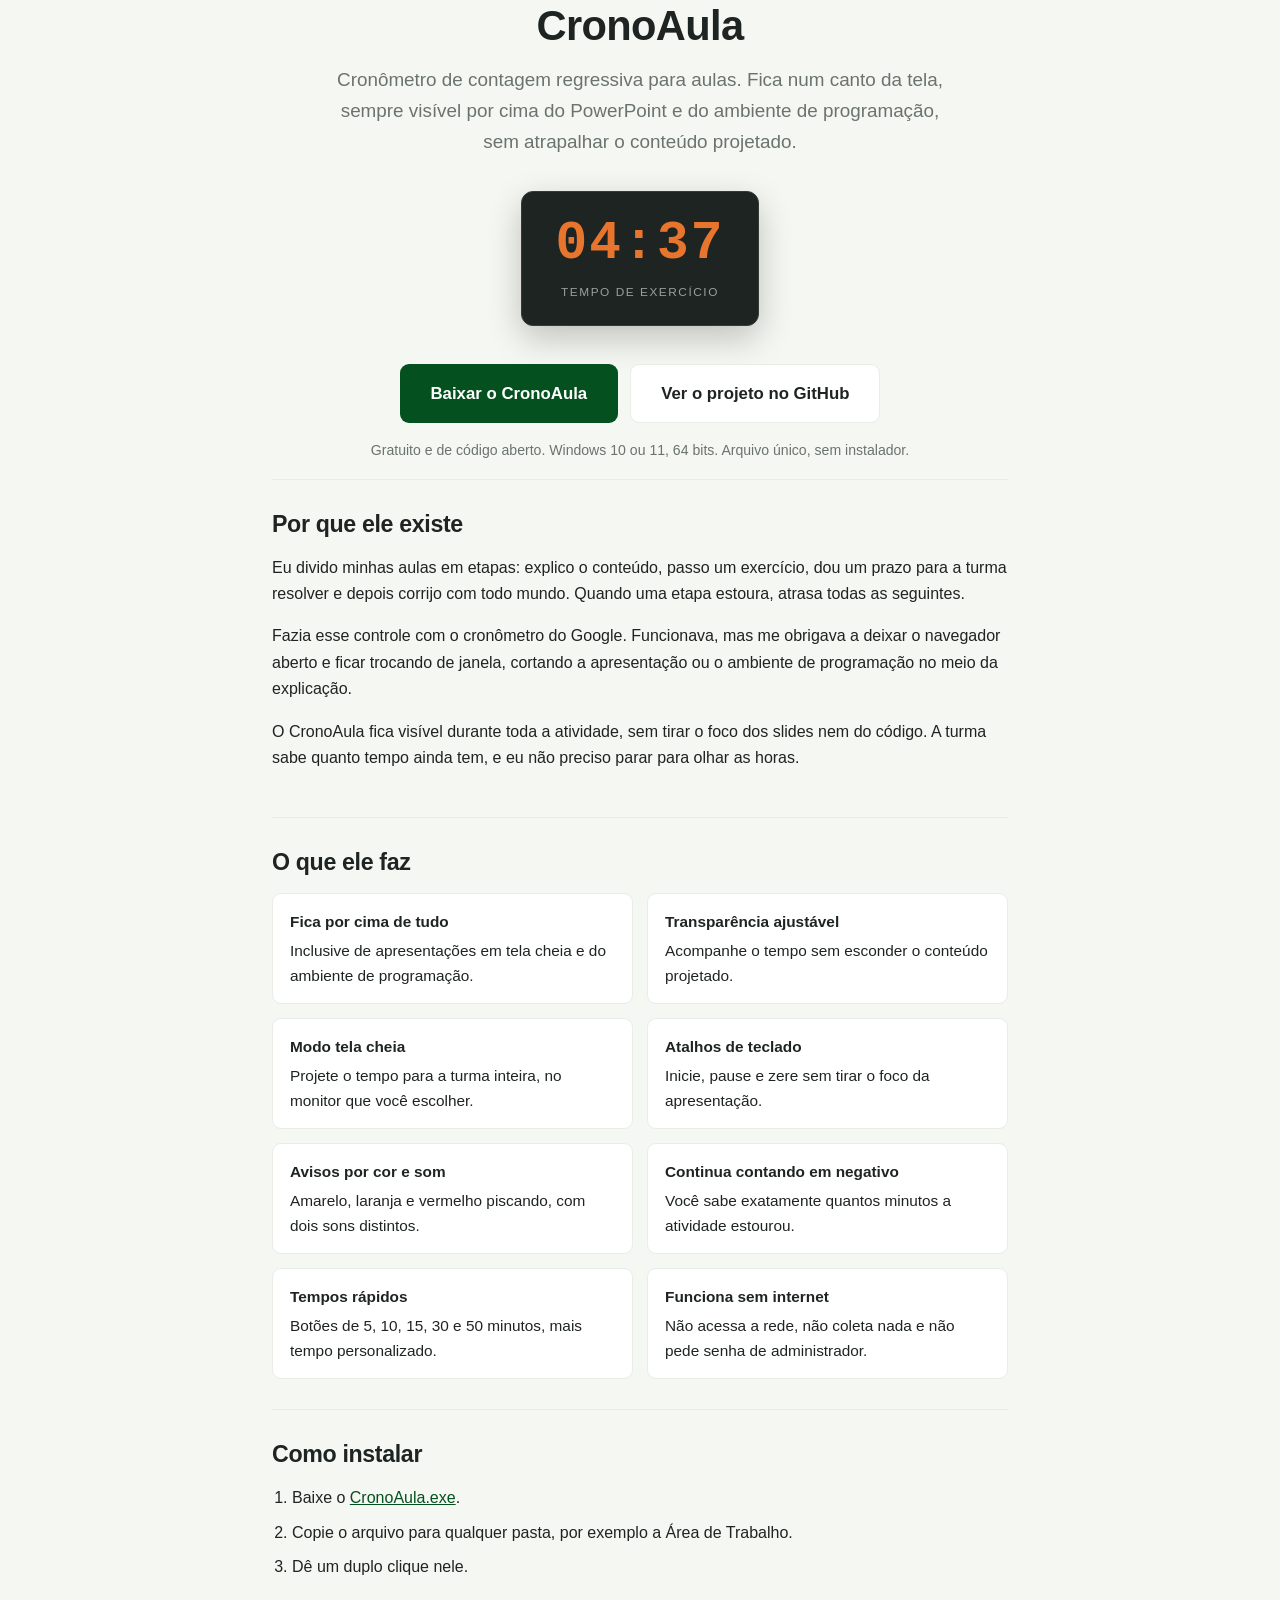
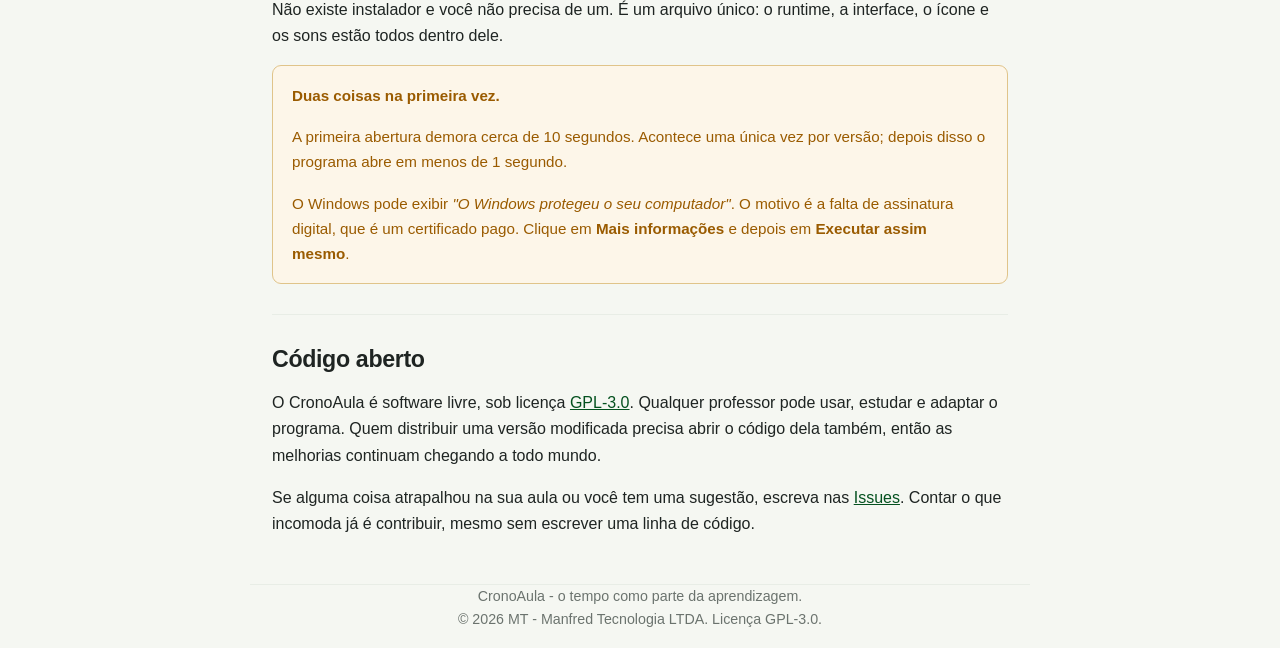
<file: docs/index.html>
<!DOCTYPE html>
<html lang="pt-BR">
<head>
<meta charset="utf-8">
<meta name="viewport" content="width=device-width, initial-scale=1">
<title>CronoAula - cronômetro de contagem regressiva para sala de aula</title>
<meta name="description" content="Cronômetro regressivo que fica visível por cima do PowerPoint e do ambiente de programação. Gratuito, sem instalador, feito para professores. Software livre.">
<link rel="icon" href="favicon.ico">
<meta property="og:title" content="CronoAula - cronômetro para sala de aula">
<meta property="og:description" content="Cronômetro regressivo que fica visível por cima de apresentações. Gratuito, sem instalador, feito para professores.">
<meta property="og:type" content="website">
<meta property="og:url" content="https://cronoaula.escalada.dev/">
<link rel="canonical" href="https://cronoaula.escalada.dev/">
<style>
  /* Identidade MT - Manfred Tecnologia.
     Claro: areia de fundo, grafite no texto, verde escuro no acento.
     Escuro: grafite de fundo, areia no texto, verde claro no acento.
     Os pares seguem os contrastes aprovados no manual da marca. */
  :root {
    --bg: #f5f7f2;
    --surface: #ffffff;
    --border: #e8ede6;
    --ink: #1e2422;
    --ink-soft: #6b736e;
    --accent: #04511f;
    --accent-ink: #ffffff;
    --warn-bg: #fdf6e9;
    --warn-border: #e0c48a;
    --warn-ink: #9a5b00;
  }
  @media (prefers-color-scheme: dark) {
    :root {
      --bg: #151917;
      --surface: #1e2422;
      --border: #333b37;
      --ink: #f5f7f2;
      --ink-soft: #98a199;
      --accent: #6aaf21;
      --accent-ink: #022f10;
      --warn-bg: #2a2214;
      --warn-border: #55461f;
      --warn-ink: #e09b2d;
    }
  }
  * { box-sizing: border-box; }
  body {
    margin: 0;
    background: var(--bg);
    color: var(--ink);
    font: 16px/1.65 -apple-system, BlinkMacSystemFont, "Segoe UI", Roboto, Arial, sans-serif;
    -webkit-font-smoothing: antialiased;
  }
  .wrap { max-width: 780px; margin: 0 auto; padding: 0 22px; }
  h1, h2, h3 { line-height: 1.25; letter-spacing: -0.015em; }

  /* ---- topo ---- */
  header { padding: 68px 0 44px; text-align: center; }
  h1 { font-size: 2.6rem; margin: 0 0 12px; }
  .lede { font-size: 1.18rem; color: var(--ink-soft); margin: 0 auto 34px; max-width: 33em; }

  /* ---- mock do cronometro ---- */
  /* Miniatura do cronometro, com as mesmas cores do programa:
     fundo grafite e digitos na cor de "ultimo minuto". */
  .mock {
    background: #1e2422;
    border: 1px solid #333b37;
    border-radius: 12px;
    padding: 26px 34px 22px;
    display: inline-block;
    box-shadow: 0 12px 34px rgba(0,0,0,.22);
    margin-bottom: 38px;
  }
  .mock .digits {
    font: 600 3.3rem/1 ui-monospace, "Cascadia Mono", Consolas, monospace;
    color: #e8752d;
    letter-spacing: 0.04em;
  }
  .mock .label {
    font-size: .74rem; text-transform: uppercase; letter-spacing: .13em;
    color: #98a199; margin-top: 12px;
  }

  /* ---- botoes ---- */
  .cta { display: flex; flex-wrap: wrap; gap: 12px; justify-content: center; align-items: center; }
  .btn {
    display: inline-block; text-decoration: none; font-weight: 600;
    padding: 15px 30px; border-radius: 9px; font-size: 1.05rem;
    border: 1px solid transparent; transition: opacity .15s;
  }
  .btn:hover { opacity: .88; }
  .btn-main { background: var(--accent); color: var(--accent-ink); }
  .btn-alt { border-color: var(--border); color: var(--ink); background: var(--surface); }
  .fineprint { font-size: .88rem; color: var(--ink-soft); margin-top: 16px; }

  /* ---- secoes ---- */
  section { padding: 30px 0; border-top: 1px solid var(--border); }
  section h2 { font-size: 1.45rem; margin: 0 0 16px; }
  p { margin: 0 0 16px; }

  ul.feats { list-style: none; padding: 0; margin: 0; display: grid; gap: 14px; }
  @media (min-width: 620px) { ul.feats { grid-template-columns: 1fr 1fr; } }
  ul.feats li {
    background: var(--surface); border: 1px solid var(--border);
    border-radius: 9px; padding: 15px 17px; font-size: .96rem;
  }
  ul.feats strong { display: block; margin-bottom: 3px; }

  .warn {
    background: var(--warn-bg); border: 1px solid var(--warn-border);
    color: var(--warn-ink); border-radius: 9px; padding: 17px 19px; font-size: .95rem;
  }
  .warn p:last-child { margin-bottom: 0; }

  ol { padding-left: 1.25em; }
  ol li { margin-bottom: 8px; }

  a { color: var(--accent); }
  footer {
    border-top: 1px solid var(--border); margin-top: 34px;
    padding: 30px 0 54px; font-size: .89rem; color: var(--ink-soft); text-align: center;
  }
</style>
</head>
<body>

<header class="wrap">
  <h1>CronoAula</h1>
  <p class="lede">
    Cronômetro de contagem regressiva para aulas. Fica num canto da tela, sempre
    visível por cima do PowerPoint e do ambiente de programação, sem atrapalhar o
    conteúdo projetado.
  </p>

  <div class="mock">
    <div class="digits">04:37</div>
    <div class="label">tempo de exercício</div>
  </div>

  <div class="cta">
    <a class="btn btn-main" href="https://github.com/manfredjr/cronoaula/releases/latest/download/CronoAula.exe">
      Baixar o CronoAula
    </a>
    <a class="btn btn-alt" href="https://github.com/manfredjr/cronoaula">Ver o projeto no GitHub</a>
  </div>
  <p class="fineprint">
    Gratuito e de código aberto. Windows 10 ou 11, 64 bits. Arquivo único, sem instalador.
  </p>
</header>

<main class="wrap">

<section>
  <h2>Por que ele existe</h2>
  <p>
    Eu divido minhas aulas em etapas: explico o conteúdo, passo um exercício, dou
    um prazo para a turma resolver e depois corrijo com todo mundo. Quando uma
    etapa estoura, atrasa todas as seguintes.
  </p>
  <p>
    Fazia esse controle com o cronômetro do Google. Funcionava, mas me obrigava a
    deixar o navegador aberto e ficar trocando de janela, cortando a apresentação
    ou o ambiente de programação no meio da explicação.
  </p>
  <p>
    O CronoAula fica visível durante toda a atividade, sem tirar o foco dos slides
    nem do código. A turma sabe quanto tempo ainda tem, e eu não preciso parar
    para olhar as horas.
  </p>
</section>

<section>
  <h2>O que ele faz</h2>
  <ul class="feats">
    <li><strong>Fica por cima de tudo</strong>Inclusive de apresentações em tela cheia e do ambiente de programação.</li>
    <li><strong>Transparência ajustável</strong>Acompanhe o tempo sem esconder o conteúdo projetado.</li>
    <li><strong>Modo tela cheia</strong>Projete o tempo para a turma inteira, no monitor que você escolher.</li>
    <li><strong>Atalhos de teclado</strong>Inicie, pause e zere sem tirar o foco da apresentação.</li>
    <li><strong>Avisos por cor e som</strong>Amarelo, laranja e vermelho piscando, com dois sons distintos.</li>
    <li><strong>Continua contando em negativo</strong>Você sabe exatamente quantos minutos a atividade estourou.</li>
    <li><strong>Tempos rápidos</strong>Botões de 5, 10, 15, 30 e 50 minutos, mais tempo personalizado.</li>
    <li><strong>Funciona sem internet</strong>Não acessa a rede, não coleta nada e não pede senha de administrador.</li>
  </ul>
</section>

<section>
  <h2>Como instalar</h2>
  <ol>
    <li>Baixe o <a href="https://github.com/manfredjr/cronoaula/releases/latest/download/CronoAula.exe">CronoAula.exe</a>.</li>
    <li>Copie o arquivo para qualquer pasta, por exemplo a Área de Trabalho.</li>
    <li>Dê um duplo clique nele.</li>
  </ol>
  <p>
    Não existe instalador e você não precisa de um. É um arquivo único: o
    runtime, a interface, o ícone e os sons estão todos dentro dele.
  </p>

  <div class="warn">
    <p>
      <strong>Duas coisas na primeira vez.</strong>
    </p>
    <p>
      A primeira abertura demora cerca de 10 segundos. Acontece uma única vez por
      versão; depois disso o programa abre em menos de 1 segundo.
    </p>
    <p>
      O Windows pode exibir <em>"O Windows protegeu o seu computador"</em>. O
      motivo é a falta de assinatura digital, que é um certificado pago. Clique
      em <strong>Mais informações</strong> e depois em
      <strong>Executar assim mesmo</strong>.
    </p>
  </div>
</section>

<section>
  <h2>Código aberto</h2>
  <p>
    O CronoAula é software livre, sob licença
    <a href="https://github.com/manfredjr/cronoaula/blob/main/LICENSE">GPL-3.0</a>.
    Qualquer professor pode usar, estudar e adaptar o programa. Quem distribuir
    uma versão modificada precisa abrir o código dela também, então as melhorias
    continuam chegando a todo mundo.
  </p>
  <p>
    Se alguma coisa atrapalhou na sua aula ou você tem uma sugestão, escreva nas
    <a href="https://github.com/manfredjr/cronoaula/issues">Issues</a>. Contar o
    que incomoda já é contribuir, mesmo sem escrever uma linha de código.
  </p>
</section>

</main>

<footer class="wrap">
  <p>
    CronoAula - o tempo como parte da aprendizagem.<br>
    © 2026 MT - Manfred Tecnologia LTDA. Licença GPL-3.0.
  </p>
</footer>

</body>
</html>
</file>
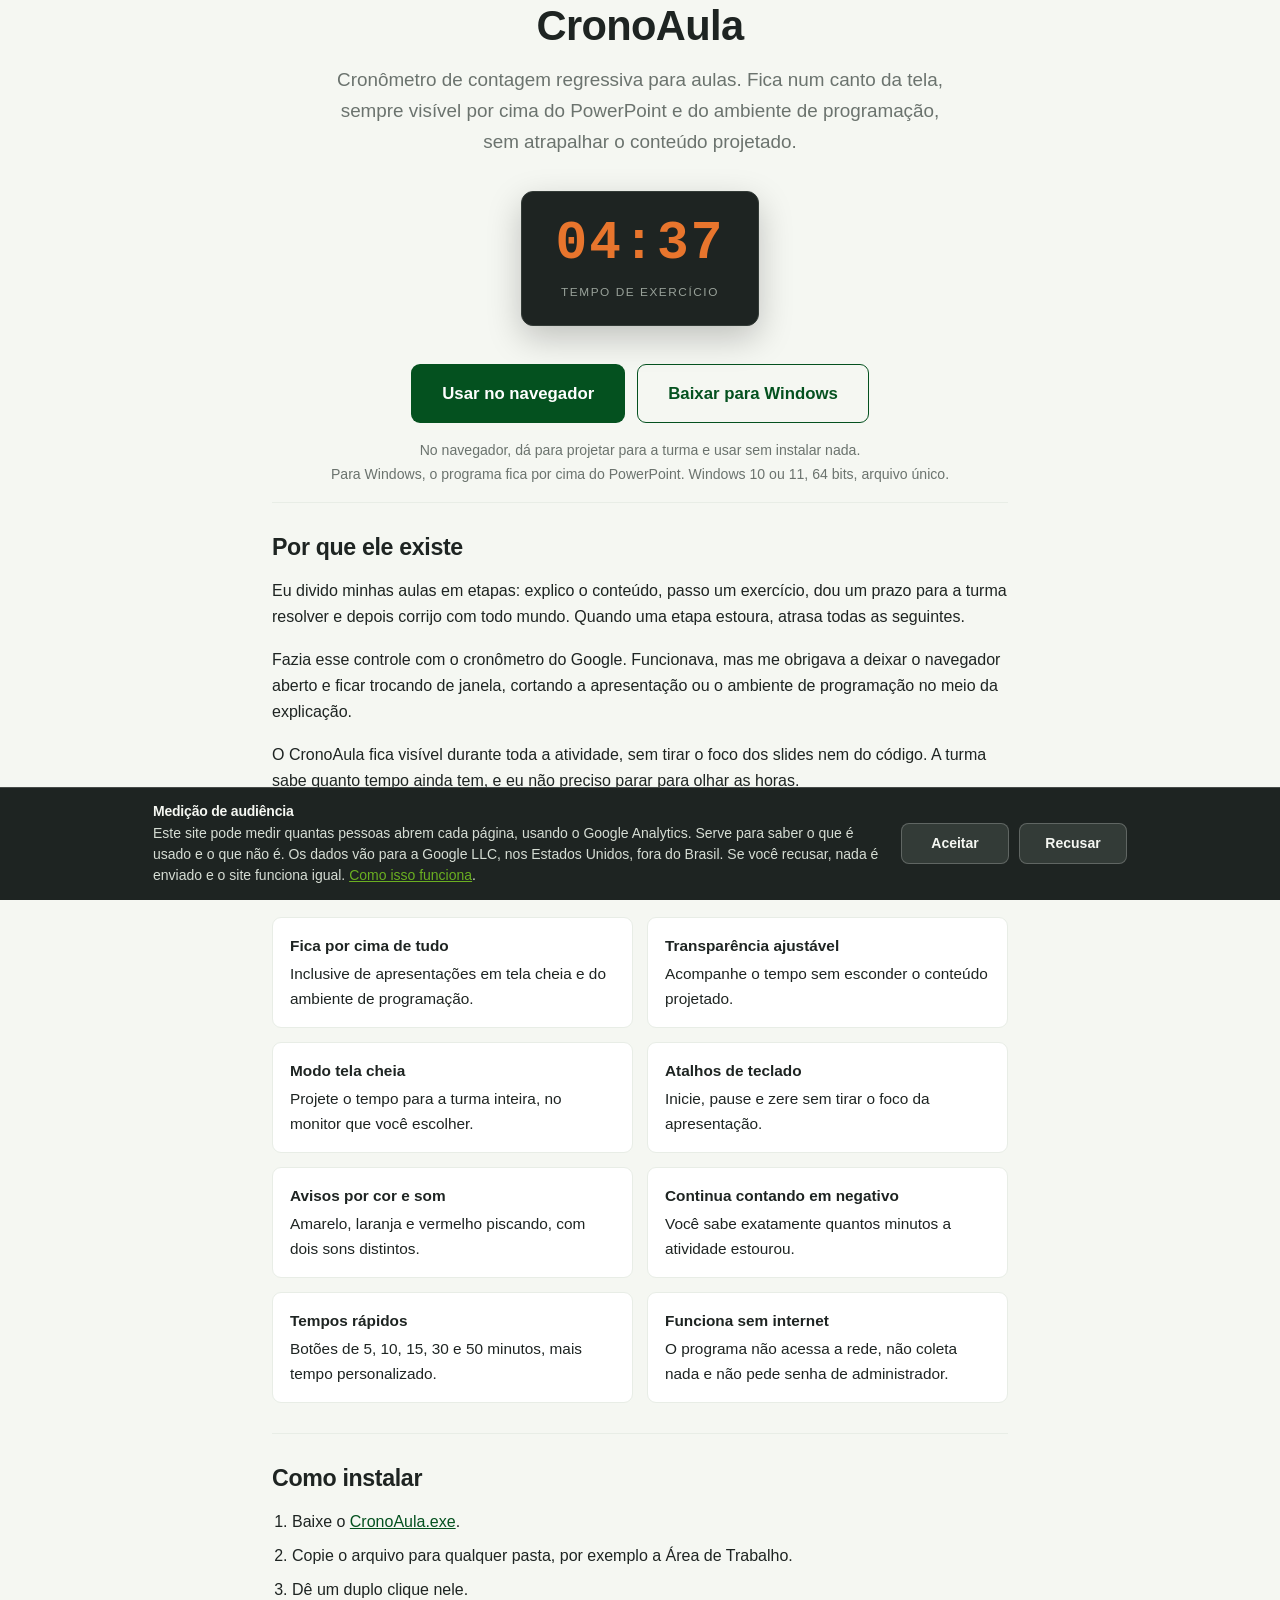
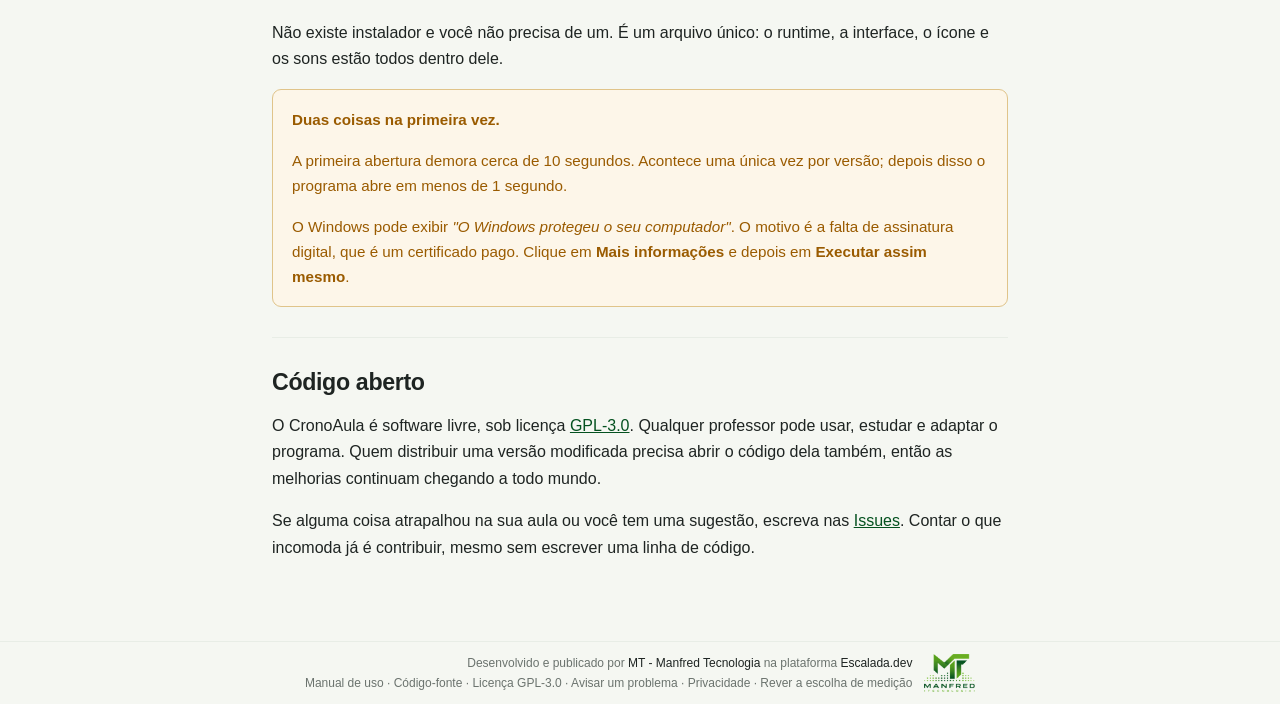
<file: public/index.html>
<!DOCTYPE html>
<html lang="pt-BR">
<head>
<meta charset="utf-8">
<meta name="viewport" content="width=device-width, initial-scale=1">
<title>CronoAula - cronômetro de contagem regressiva para sala de aula</title>
<meta name="description" content="Cronômetro regressivo para aulas. Use no navegador, para projetar ou no celular, ou baixe para Windows e deixe por cima do PowerPoint. Gratuito, feito para professores. Software livre.">
<link rel="icon" href="favicon.ico">
<meta property="og:title" content="CronoAula - cronômetro para sala de aula">
<meta property="og:description" content="Cronômetro regressivo que fica visível por cima de apresentações. Gratuito, sem instalador, feito para professores.">
<meta property="og:type" content="website">
<meta property="og:url" content="https://cronoaula.escalada.dev/">
<link rel="canonical" href="https://cronoaula.escalada.dev/">
<link rel="stylesheet" href="medicao.css">
<script type="module" src="medicao.js"></script>
<style>
  /* Identidade MT - Manfred Tecnologia.
     Claro: areia de fundo, grafite no texto, verde escuro no acento.
     Escuro: grafite de fundo, areia no texto, verde claro no acento.
     Os pares seguem os contrastes aprovados no manual da marca. */
  :root {
    --bg: #f5f7f2;
    --surface: #ffffff;
    --border: #e8ede6;
    --ink: #1e2422;
    --ink-soft: #6b736e;
    --accent: #04511f;
    --accent-ink: #ffffff;
    --warn-bg: #fdf6e9;
    --warn-border: #e0c48a;
    --warn-ink: #9a5b00;
  }
  @media (prefers-color-scheme: dark) {
    :root {
      --bg: #151917;
      --surface: #1e2422;
      --border: #333b37;
      --ink: #f5f7f2;
      --ink-soft: #98a199;
      --accent: #6aaf21;
      --accent-ink: #022f10;
      --warn-bg: #2a2214;
      --warn-border: #55461f;
      --warn-ink: #e09b2d;
    }
  }
  * { box-sizing: border-box; }
  body {
    margin: 0;
    background: var(--bg);
    color: var(--ink);
    font: 16px/1.65 -apple-system, BlinkMacSystemFont, "Segoe UI", Roboto, Arial, sans-serif;
    -webkit-font-smoothing: antialiased;
  }
  .wrap { max-width: 780px; margin: 0 auto; padding: 0 22px; }
  h1, h2, h3 { line-height: 1.25; letter-spacing: -0.015em; }

  /* ---- topo ---- */
  header { padding: 68px 0 44px; text-align: center; }
  h1 { font-size: 2.6rem; margin: 0 0 12px; }
  .lede { font-size: 1.18rem; color: var(--ink-soft); margin: 0 auto 34px; max-width: 33em; }

  /* ---- mock do cronometro ---- */
  /* Miniatura do cronometro, com as mesmas cores do programa:
     fundo grafite e digitos na cor de "ultimo minuto". */
  .mock {
    background: #1e2422;
    border: 1px solid #333b37;
    border-radius: 12px;
    padding: 26px 34px 22px;
    display: inline-block;
    box-shadow: 0 12px 34px rgba(0,0,0,.22);
    margin-bottom: 38px;
  }
  .mock .digits {
    font: 600 3.3rem/1 ui-monospace, "Cascadia Mono", Consolas, monospace;
    color: #e8752d;
    letter-spacing: 0.04em;
  }
  .mock .label {
    font-size: .74rem; text-transform: uppercase; letter-spacing: .13em;
    color: #98a199; margin-top: 12px;
  }

  /* ---- botoes ---- */
  .cta { display: flex; flex-wrap: wrap; gap: 12px; justify-content: center; align-items: center; }
  .btn {
    display: inline-block; text-decoration: none; font-weight: 600;
    padding: 15px 30px; border-radius: 9px; font-size: 1.05rem;
    border: 1px solid transparent; transition: opacity .15s;
  }
  .btn:hover { opacity: .88; }
  .btn-main { background: var(--accent); color: var(--accent-ink); }
  .btn-alt { border: 1.5px solid var(--accent); color: var(--accent); background: transparent; }
  .fineprint { font-size: .88rem; color: var(--ink-soft); margin-top: 16px; }

  /* ---- secoes ---- */
  section { padding: 30px 0; border-top: 1px solid var(--border); }
  section h2 { font-size: 1.45rem; margin: 0 0 16px; }
  p { margin: 0 0 16px; }

  ul.feats { list-style: none; padding: 0; margin: 0; display: grid; gap: 14px; }
  @media (min-width: 620px) { ul.feats { grid-template-columns: 1fr 1fr; } }
  ul.feats li {
    background: var(--surface); border: 1px solid var(--border);
    border-radius: 9px; padding: 15px 17px; font-size: .96rem;
  }
  ul.feats strong { display: block; margin-bottom: 3px; }

  .warn {
    background: var(--warn-bg); border: 1px solid var(--warn-border);
    color: var(--warn-ink); border-radius: 9px; padding: 17px 19px; font-size: .95rem;
  }
  .warn p:last-child { margin-bottom: 0; }

  ol { padding-left: 1.25em; }
  ol li { margin-bottom: 8px; }

  a { color: var(--accent); }

  /* ---- rodape ----
     Mesmo formato dos produtos do ecossistema Escalada.dev (UniTask, ChamaAula):
     faixa da largura da pagina com linha fina em cima, letra pequena na cor
     apagada e o logo da MT ao lado. So os nomes da MT e do Escalada.dev ganham a
     cor do texto; os links ficam apagados e sublinham ao passar o mouse. No
     celular tudo empilha e centra, com o logo em cima. So a lista de links e
     deste produto. */
  .rodape {
    width: 100%; margin-top: 34px; padding: 12px 16px;
    border-top: 1px solid var(--border);
    display: flex; flex-direction: column; align-items: center; justify-content: center; gap: 8px;
    text-align: center; font-size: 12px; line-height: 1.5; color: var(--ink-soft);
  }
  .rodape-texto p { margin: 0; }
  .rodape-texto p + p { margin-top: 2px; }
  .rodape a { color: var(--ink-soft); text-decoration: none; }
  .rodape a:hover { text-decoration: underline; }
  .rodape a.rodape-forte { color: var(--ink); font-weight: 500; }
  .rodape-logo { order: -1; flex-shrink: 0; display: inline-flex; border-radius: 2px; }
  .rodape-logo img { height: 28px; width: auto; display: block; }
  /* Lado a lado, o logo tem a altura do bloco de texto: duas linhas de 18 px
     (12 px com altura 1,5) mais 2 px entre elas dao 38 px. A altura e fixa pela
     conta, e nao esticada pelo flex. No celular, empilhado, fica com 28 px. */
  @media (min-width: 640px) {
    .rodape { flex-direction: row; gap: 12px; text-align: right; }
    .rodape-logo { order: 0; }
    .rodape-logo img { height: 38px; }
  }
  /* No modo escuro, o <picture> do rodape troca para a versao do logo com o
     texto em branco, como pede o manual da marca, sem caixa clara atras. */
</style>
</head>
<body>

<header class="wrap">
  <h1>CronoAula</h1>
  <p class="lede">
    Cronômetro de contagem regressiva para aulas. Fica num canto da tela, sempre
    visível por cima do PowerPoint e do ambiente de programação, sem atrapalhar o
    conteúdo projetado.
  </p>

  <div class="mock">
    <div class="digits">04:37</div>
    <div class="label">tempo de exercício</div>
  </div>

  <div class="cta">
    <a class="btn btn-main" href="usar/">Usar no navegador</a>
    <a class="btn btn-alt" href="https://github.com/manfredjr/cronoaula/releases/latest/download/CronoAula.exe">Baixar para Windows</a>
  </div>
  <p class="fineprint">
    No navegador, dá para projetar para a turma e usar sem instalar nada.<br>
    Para Windows, o programa fica por cima do PowerPoint. Windows 10 ou 11, 64 bits, arquivo único.
  </p>
</header>

<main class="wrap">

<section>
  <h2>Por que ele existe</h2>
  <p>
    Eu divido minhas aulas em etapas: explico o conteúdo, passo um exercício, dou
    um prazo para a turma resolver e depois corrijo com todo mundo. Quando uma
    etapa estoura, atrasa todas as seguintes.
  </p>
  <p>
    Fazia esse controle com o cronômetro do Google. Funcionava, mas me obrigava a
    deixar o navegador aberto e ficar trocando de janela, cortando a apresentação
    ou o ambiente de programação no meio da explicação.
  </p>
  <p>
    O CronoAula fica visível durante toda a atividade, sem tirar o foco dos slides
    nem do código. A turma sabe quanto tempo ainda tem, e eu não preciso parar
    para olhar as horas.
  </p>
</section>

<section>
  <h2>O que ele faz</h2>
  <ul class="feats">
    <li><strong>Fica por cima de tudo</strong>Inclusive de apresentações em tela cheia e do ambiente de programação.</li>
    <li><strong>Transparência ajustável</strong>Acompanhe o tempo sem esconder o conteúdo projetado.</li>
    <li><strong>Modo tela cheia</strong>Projete o tempo para a turma inteira, no monitor que você escolher.</li>
    <li><strong>Atalhos de teclado</strong>Inicie, pause e zere sem tirar o foco da apresentação.</li>
    <li><strong>Avisos por cor e som</strong>Amarelo, laranja e vermelho piscando, com dois sons distintos.</li>
    <li><strong>Continua contando em negativo</strong>Você sabe exatamente quantos minutos a atividade estourou.</li>
    <li><strong>Tempos rápidos</strong>Botões de 5, 10, 15, 30 e 50 minutos, mais tempo personalizado.</li>
    <li><strong>Funciona sem internet</strong>O programa não acessa a rede, não coleta nada e não pede senha de administrador.</li>
  </ul>
</section>

<section>
  <h2>Como instalar</h2>
  <ol>
    <li>Baixe o <a href="https://github.com/manfredjr/cronoaula/releases/latest/download/CronoAula.exe">CronoAula.exe</a>.</li>
    <li>Copie o arquivo para qualquer pasta, por exemplo a Área de Trabalho.</li>
    <li>Dê um duplo clique nele.</li>
  </ol>
  <p>
    Não existe instalador e você não precisa de um. É um arquivo único: o
    runtime, a interface, o ícone e os sons estão todos dentro dele.
  </p>

  <div class="warn">
    <p>
      <strong>Duas coisas na primeira vez.</strong>
    </p>
    <p>
      A primeira abertura demora cerca de 10 segundos. Acontece uma única vez por
      versão; depois disso o programa abre em menos de 1 segundo.
    </p>
    <p>
      O Windows pode exibir <em>"O Windows protegeu o seu computador"</em>. O
      motivo é a falta de assinatura digital, que é um certificado pago. Clique
      em <strong>Mais informações</strong> e depois em
      <strong>Executar assim mesmo</strong>.
    </p>
  </div>
</section>

<section>
  <h2>Código aberto</h2>
  <p>
    O CronoAula é software livre, sob licença
    <a href="https://github.com/manfredjr/cronoaula/blob/main/LICENSE">GPL-3.0</a>.
    Qualquer professor pode usar, estudar e adaptar o programa. Quem distribuir
    uma versão modificada precisa abrir o código dela também, então as melhorias
    continuam chegando a todo mundo.
  </p>
  <p>
    Se alguma coisa atrapalhou na sua aula ou você tem uma sugestão, escreva nas
    <a href="https://github.com/manfredjr/cronoaula/issues">Issues</a>. Contar o
    que incomoda já é contribuir, mesmo sem escrever uma linha de código.
  </p>
</section>

</main>

<footer class="rodape">
  <div class="rodape-texto">
    <p>
      Desenvolvido e publicado por
      <a class="rodape-forte" href="https://www.manfred.com.br" target="_blank" rel="noopener">MT - Manfred Tecnologia</a>
      na plataforma
      <a class="rodape-forte" href="https://escalada.dev" target="_blank" rel="noopener">Escalada.dev</a>
    </p>
    <p class="rodape-links">
      <a href="https://github.com/manfredjr/cronoaula#readme">Manual de uso</a> &middot;
      <a href="https://github.com/manfredjr/cronoaula">Código-fonte</a> &middot;
      <a href="https://github.com/manfredjr/cronoaula/blob/main/LICENSE">Licença GPL-3.0</a> &middot;
      <a href="https://github.com/manfredjr/cronoaula/issues">Avisar um problema</a> &middot;
      <a href="privacidade.html">Privacidade</a> &middot;
      <a class="rever-medicao" href="privacidade.html#medicao">Rever a escolha de medição</a>
    </p>
  </div>
  <a class="rodape-logo" href="https://www.manfred.com.br" target="_blank" rel="noopener">
    <picture>
      <source srcset="logo-mt-claro.svg" media="(prefers-color-scheme: dark)">
      <img src="logo-mt.png" alt="MT - Manfred Tecnologia" width="37" height="28">
    </picture>
  </a>
</footer>

</body>
</html>
</file>
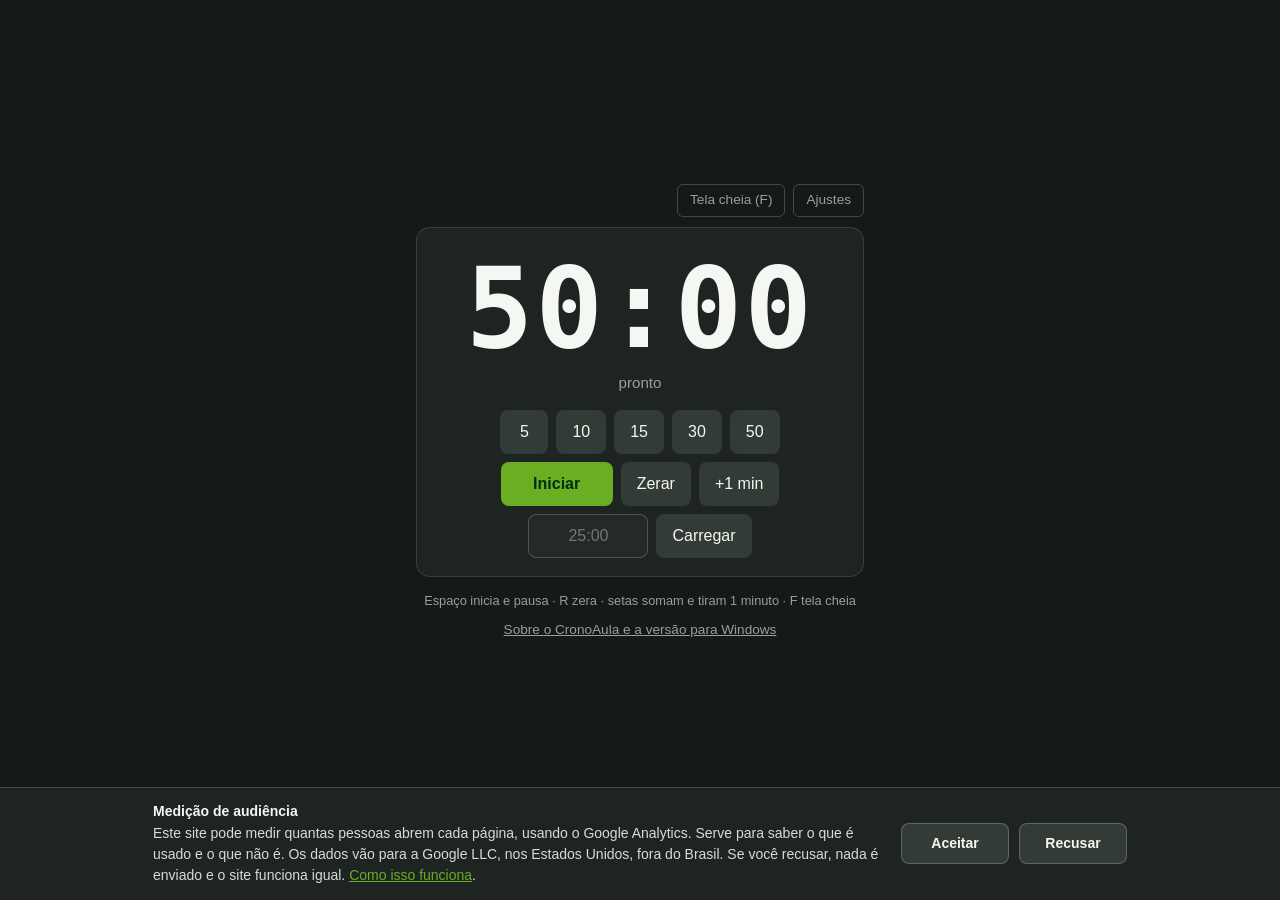
<file: public/usar/index.html>
<!DOCTYPE html>
<html lang="pt-BR">
<head>
<meta charset="utf-8">
<meta name="viewport" content="width=device-width, initial-scale=1">
<title>CronoAula no navegador</title>
<meta name="description" content="Cronômetro de contagem regressiva para aulas, direto no navegador. Projete para a turma em tela cheia ou use no celular, sem instalar nada.">
<meta name="theme-color" content="#151917">
<link rel="icon" href="../favicon.ico">
<link rel="canonical" href="https://cronoaula.escalada.dev/usar/">
<link rel="stylesheet" href="usar.css">
<link rel="stylesheet" href="../medicao.css">
<script type="module" src="js/tela.js"></script>
<script type="module" src="../medicao.js"></script>
</head>
<body data-faixa="normal">

<main class="palco">
  <div class="topo">
    <button type="button" class="discreto" id="tela-cheia">Tela cheia (F)</button>
    <button type="button" class="discreto" id="abrir-ajustes" aria-haspopup="dialog">Ajustes</button>
  </div>

  <section class="cartao" aria-label="Cronômetro">
    <div class="digitos" id="digitos" role="timer">50:00</div>
    <div class="estado" id="estado" aria-live="polite">pronto</div>

    <div class="linha presets" role="group" aria-label="Tempos rápidos, em minutos">
      <button type="button" class="botao" data-min="5" aria-pressed="false">5</button>
      <button type="button" class="botao" data-min="10" aria-pressed="false">10</button>
      <button type="button" class="botao" data-min="15" aria-pressed="false">15</button>
      <button type="button" class="botao" data-min="30" aria-pressed="false">30</button>
      <button type="button" class="botao" data-min="50" aria-pressed="false">50</button>
    </div>

    <div class="linha controles">
      <button type="button" class="botao principal" id="iniciar">Iniciar</button>
      <button type="button" class="botao" id="zerar">Zerar</button>
      <button type="button" class="botao" id="mais-um">+1 min</button>
    </div>

    <form class="linha" id="form-tempo" autocomplete="off">
      <label class="oculto" for="campo-tempo">Tempo: minutos, MM:SS ou HH:MM:SS</label>
      <input type="text" id="campo-tempo" placeholder="25:00" enterkeyhint="done" spellcheck="false">
      <button type="submit" class="botao">Carregar</button>
    </form>
    <p class="erro" id="erro-tempo" role="alert" hidden>Não entendi esse tempo. Use 25, 25:30 ou 01:05:00.</p>
  </section>

  <p class="atalhos">Espaço inicia e pausa · R zera · setas somam e tiram 1 minuto · F tela cheia</p>
  <p class="voltar"><a href="../">Sobre o CronoAula e a versão para Windows</a></p>

  <div class="barra" id="barra" role="toolbar" aria-label="Controles da tela cheia">
    <button type="button" class="botao principal" id="barra-iniciar">Pausar</button>
    <button type="button" class="botao" id="barra-zerar">Zerar</button>
    <button type="button" class="botao" id="barra-mais">+1 min</button>
    <button type="button" class="botao" id="barra-sair">Sair (Esc)</button>
  </div>
</main>

<dialog id="ajustes" aria-labelledby="titulo-ajustes">
  <form method="dialog" id="form-ajustes">
    <h2 id="titulo-ajustes" class="oculto">Ajustes</h2>

    <h3 class="grupo">Som</h3>
    <label class="opcao"><input type="checkbox" name="som"> Tocar sinal ao terminar</label>
    <label class="opcao">Volume
      <input type="range" name="volume" min="0" max="100" step="5">
      <span id="volume-texto">70%</span>
    </label>
    <div class="opcao">
      <span>Repetir</span>
      <input type="number" name="repeticoes" min="0" max="60" step="1" inputmode="numeric" aria-label="Quantas vezes repetir o alerta">
      <span>vezes, a cada</span>
      <input type="number" name="intervalo" min="1" max="30" step="1" inputmode="numeric" aria-label="Segundos entre as repetições">
      <span>s</span>
    </div>
    <p class="dica">Com 0, repete até alguém mexer, no máximo 60 vezes.</p>
    <div class="opcao">
      <button type="button" class="botao pequeno" id="testar-alerta">Testar alerta</button>
      <button type="button" class="botao pequeno" id="testar-aviso">Testar aviso</button>
    </div>

    <h3 class="grupo">Contagem</h3>
    <label class="opcao"><input type="checkbox" name="negativo"> Continuar contando em negativo após o zero</label>
    <div class="opcao">
      <input type="checkbox" id="aviso-ligado" name="avisoLigado">
      <label for="aviso-ligado">Avisar faltando</label>
      <input type="number" name="avisoMinutos" min="1" max="120" step="1" inputmode="numeric" aria-label="Minutos antes do fim">
      <span>minutos</span>
    </div>

    <div class="acoes">
      <button type="button" class="botao" id="restaurar">Restaurar padrões</button>
      <button type="submit" class="botao principal" value="pronto">Pronto</button>
    </div>
  </form>
</dialog>

<footer class="rodape">
  <div class="rodape-texto">
    <p>
      Desenvolvido e publicado por
      <a class="rodape-forte" href="https://www.manfred.com.br" target="_blank" rel="noopener">MT - Manfred Tecnologia</a>
      na plataforma
      <a class="rodape-forte" href="https://escalada.dev" target="_blank" rel="noopener">Escalada.dev</a>
    </p>
    <p class="rodape-links">
      <a href="https://github.com/manfredjr/cronoaula#readme">Manual de uso</a> &middot;
      <a href="https://github.com/manfredjr/cronoaula">Código-fonte</a> &middot;
      <a href="https://github.com/manfredjr/cronoaula/blob/main/LICENSE">Licença GPL-3.0</a> &middot;
      <a href="https://github.com/manfredjr/cronoaula/issues">Avisar um problema</a> &middot;
      <a href="../privacidade.html">Privacidade</a> &middot;
      <a class="rever-medicao" href="../privacidade.html#medicao">Rever a escolha de medição</a>
    </p>
  </div>
  <a class="rodape-logo" href="https://www.manfred.com.br" target="_blank" rel="noopener">
    <img src="../logo-mt-claro.svg" alt="MT - Manfred Tecnologia" width="37" height="28">
  </a>
</footer>

</body>
</html>
</file>
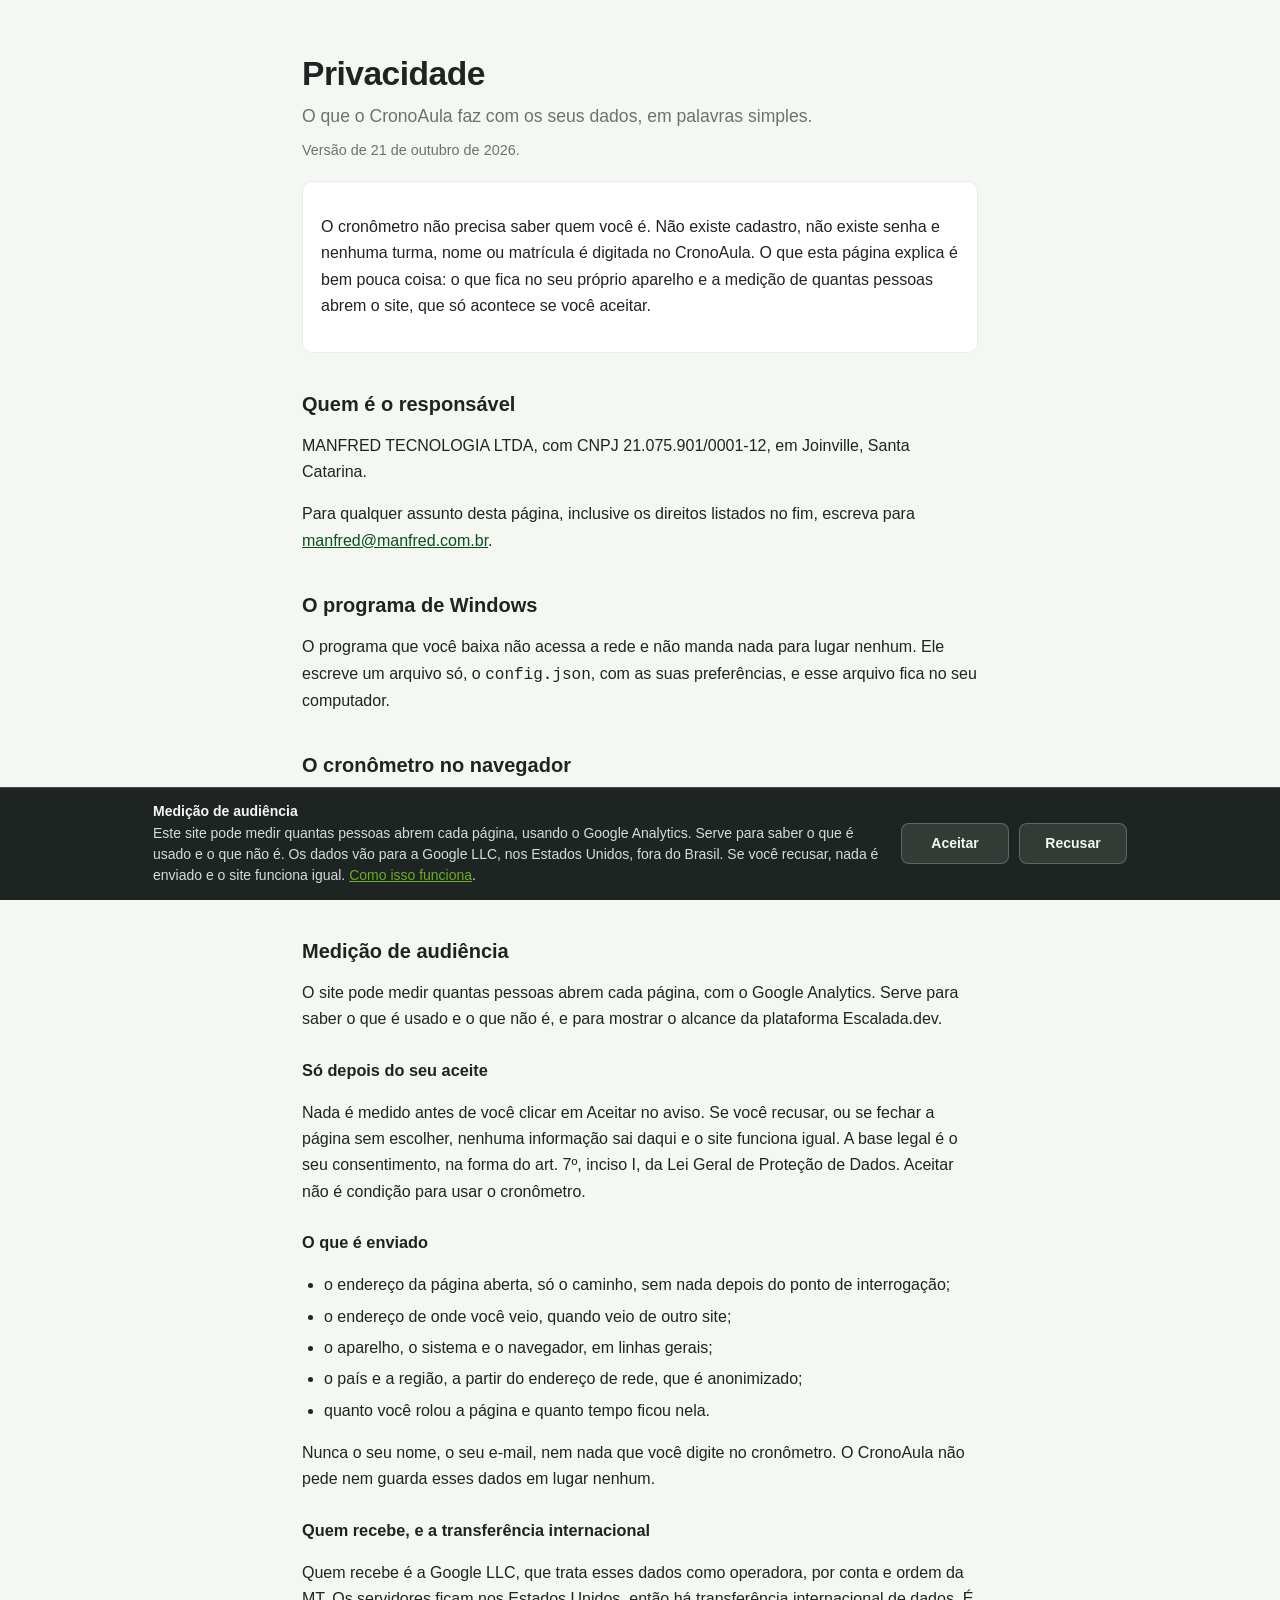
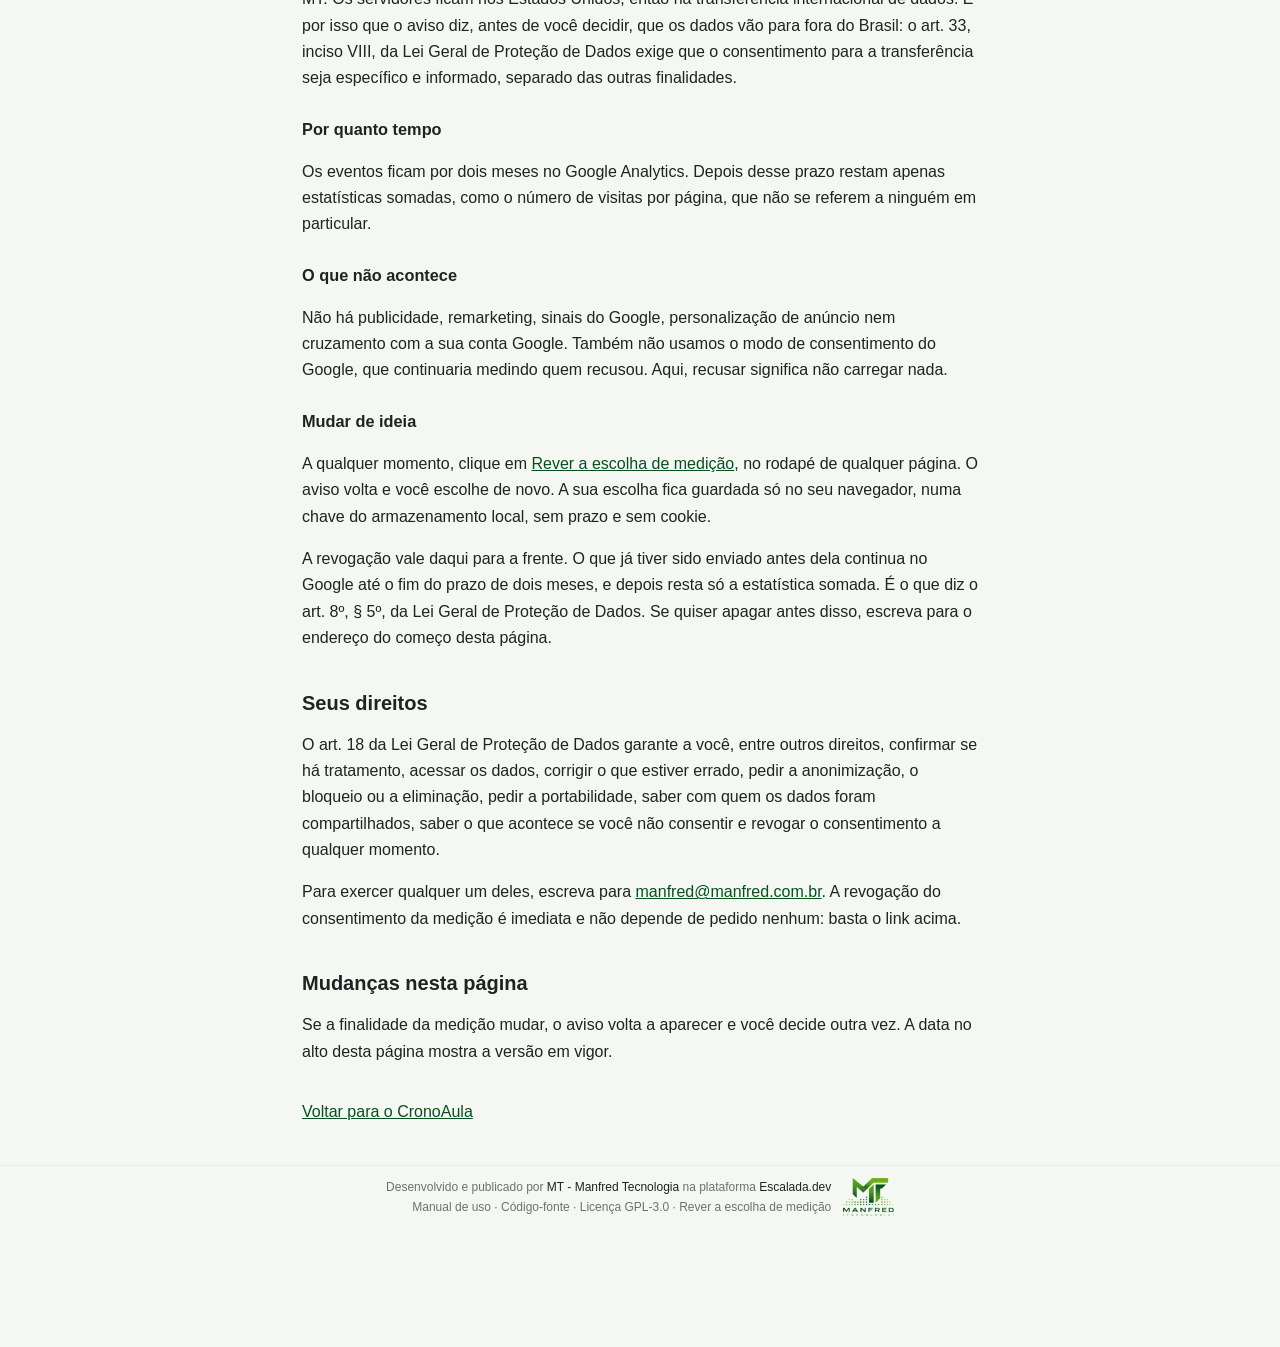
<file: public/privacidade.html>
<!DOCTYPE html>
<html lang="pt-BR">
<head>
<meta charset="utf-8">
<meta name="viewport" content="width=device-width, initial-scale=1">
<title>Privacidade - CronoAula</title>
<meta name="description" content="O que o CronoAula coleta e o que não coleta, no programa de Windows e no site. Medição de audiência só com o seu aceite.">
<meta name="robots" content="index, follow">
<link rel="icon" href="favicon.ico">
<link rel="canonical" href="https://cronoaula.escalada.dev/privacidade.html">
<link rel="stylesheet" href="medicao.css">
<script type="module" src="medicao.js"></script>
<style>
  /* Mesmos tokens da abertura do site. */
  :root {
    --bg: #f5f7f2;
    --surface: #ffffff;
    --border: #e8ede6;
    --ink: #1e2422;
    --ink-soft: #6b736e;
    --accent: #04511f;
  }
  @media (prefers-color-scheme: dark) {
    :root {
      --bg: #151917;
      --surface: #1e2422;
      --border: #333b37;
      --ink: #f5f7f2;
      --ink-soft: #98a199;
      --accent: #6aaf21;
    }
  }
  * { box-sizing: border-box; }
  body {
    margin: 0;
    background: var(--bg);
    color: var(--ink);
    font: 16px/1.65 -apple-system, BlinkMacSystemFont, "Segoe UI", Roboto, Arial, sans-serif;
    -webkit-font-smoothing: antialiased;
    padding-bottom: 120px;
  }
  .wrap { max-width: 720px; margin: 0 auto; padding: 0 22px; }
  h1 { font-size: 2.1rem; line-height: 1.2; margin: 54px 0 8px; letter-spacing: -0.015em; }
  h2 { font-size: 1.25rem; margin: 38px 0 10px; line-height: 1.3; }
  h3 { font-size: 1.02rem; margin: 24px 0 6px; }
  p, li { color: var(--ink); }
  .lede { color: var(--ink-soft); font-size: 1.1rem; margin: 0 0 8px; }
  .data { color: var(--ink-soft); font-size: .9rem; margin: 0 0 10px; }
  a { color: var(--accent); }
  ul { padding-left: 22px; }
  li { margin: 5px 0; }
  .caixa {
    background: var(--surface); border: 1px solid var(--border);
    border-radius: 10px; padding: 16px 18px; margin: 18px 0;
  }
  .voltar { margin: 34px 0 0; }

  /* ---- rodape, igual ao das outras paginas ---- */
  .rodape {
    width: 100%; margin-top: 40px; padding: 12px 16px;
    border-top: 1px solid var(--border);
    display: flex; flex-direction: column; align-items: center; justify-content: center; gap: 8px;
    text-align: center; font-size: 12px; line-height: 1.5; color: var(--ink-soft);
  }
  .rodape-texto p { margin: 0; color: var(--ink-soft); }
  .rodape-texto p + p { margin-top: 2px; }
  .rodape a { color: var(--ink-soft); text-decoration: none; }
  .rodape a:hover { text-decoration: underline; }
  .rodape a.rodape-forte { color: var(--ink); font-weight: 500; }
  .rodape-logo { order: -1; flex-shrink: 0; display: inline-flex; border-radius: 2px; }
  .rodape-logo img { height: 28px; width: auto; display: block; }
  @media (min-width: 640px) {
    .rodape { flex-direction: row; gap: 12px; text-align: right; }
    .rodape-logo { order: 0; }
    .rodape-logo img { height: 38px; }
  }
</style>
</head>
<body>

<main class="wrap">

<h1>Privacidade</h1>
<p class="lede">O que o CronoAula faz com os seus dados, em palavras simples.</p>
<p class="data">Versão de 21 de outubro de 2026.</p>

<div class="caixa">
  <p>
    O cronômetro não precisa saber quem você é. Não existe cadastro, não existe senha e
    nenhuma turma, nome ou matrícula é digitada no CronoAula. O que esta página explica é
    bem pouca coisa: o que fica no seu próprio aparelho e a medição de quantas pessoas
    abrem o site, que só acontece se você aceitar.
  </p>
</div>

<h2>Quem é o responsável</h2>
<p>
  MANFRED TECNOLOGIA LTDA, com CNPJ 21.075.901/0001-12, em Joinville, Santa Catarina.
</p>
<p>
  Para qualquer assunto desta página, inclusive os direitos listados no fim, escreva para
  <a href="mailto:manfred@manfred.com.br">manfred@manfred.com.br</a>.
</p>

<h2>O programa de Windows</h2>
<p>
  O programa que você baixa não acessa a rede e não manda nada para lugar nenhum. Ele
  escreve um arquivo só, o <code>config.json</code>, com as suas preferências, e esse
  arquivo fica no seu computador.
</p>

<h2>O cronômetro no navegador</h2>
<p>
  A página <a href="usar/">cronoaula.escalada.dev/usar/</a> roda inteira no seu navegador.
  O tempo, os ajustes de som e o último tempo usado ficam guardados no próprio navegador,
  no armazenamento local, e não são enviados para o servidor. Apagar os dados de navegação
  apaga essas preferências também.
</p>

<h2 id="medicao">Medição de audiência</h2>
<p>
  O site pode medir quantas pessoas abrem cada página, com o Google Analytics. Serve para
  saber o que é usado e o que não é, e para mostrar o alcance da plataforma Escalada.dev.
</p>

<h3>Só depois do seu aceite</h3>
<p>
  Nada é medido antes de você clicar em Aceitar no aviso. Se você recusar, ou se fechar a
  página sem escolher, nenhuma informação sai daqui e o site funciona igual. A base legal é
  o seu consentimento, na forma do art. 7º, inciso I, da Lei Geral de Proteção de Dados.
  Aceitar não é condição para usar o cronômetro.
</p>

<h3>O que é enviado</h3>
<ul>
  <li>o endereço da página aberta, só o caminho, sem nada depois do ponto de interrogação;</li>
  <li>o endereço de onde você veio, quando veio de outro site;</li>
  <li>o aparelho, o sistema e o navegador, em linhas gerais;</li>
  <li>o país e a região, a partir do endereço de rede, que é anonimizado;</li>
  <li>quanto você rolou a página e quanto tempo ficou nela.</li>
</ul>
<p>
  Nunca o seu nome, o seu e-mail, nem nada que você digite no cronômetro. O CronoAula não
  pede nem guarda esses dados em lugar nenhum.
</p>

<h3>Quem recebe, e a transferência internacional</h3>
<p>
  Quem recebe é a Google LLC, que trata esses dados como operadora, por conta e ordem da MT.
  Os servidores ficam nos Estados Unidos, então há transferência internacional de dados. É
  por isso que o aviso diz, antes de você decidir, que os dados vão para fora do Brasil: o
  art. 33, inciso VIII, da Lei Geral de Proteção de Dados exige que o consentimento para a
  transferência seja específico e informado, separado das outras finalidades.
</p>

<h3>Por quanto tempo</h3>
<p>
  Os eventos ficam por dois meses no Google Analytics. Depois desse prazo restam apenas
  estatísticas somadas, como o número de visitas por página, que não se referem a ninguém
  em particular.
</p>

<h3>O que não acontece</h3>
<p>
  Não há publicidade, remarketing, sinais do Google, personalização de anúncio nem
  cruzamento com a sua conta Google. Também não usamos o modo de consentimento do Google,
  que continuaria medindo quem recusou. Aqui, recusar significa não carregar nada.
</p>

<h3>Mudar de ideia</h3>
<p>
  A qualquer momento, clique em
  <a class="rever-medicao" href="#medicao">Rever a escolha de medição</a>, no rodapé de
  qualquer página. O aviso volta e você escolhe de novo. A sua escolha fica guardada só no
  seu navegador, numa chave do armazenamento local, sem prazo e sem cookie.
</p>
<p>
  A revogação vale daqui para a frente. O que já tiver sido enviado antes dela continua no
  Google até o fim do prazo de dois meses, e depois resta só a estatística somada. É o que
  diz o art. 8º, § 5º, da Lei Geral de Proteção de Dados. Se quiser apagar antes disso,
  escreva para o endereço do começo desta página.
</p>

<h2>Seus direitos</h2>
<p>
  O art. 18 da Lei Geral de Proteção de Dados garante a você, entre outros direitos,
  confirmar se há tratamento, acessar os dados, corrigir o que estiver errado, pedir a
  anonimização, o bloqueio ou a eliminação, pedir a portabilidade, saber com quem os dados
  foram compartilhados, saber o que acontece se você não consentir e revogar o
  consentimento a qualquer momento.
</p>
<p>
  Para exercer qualquer um deles, escreva para
  <a href="mailto:manfred@manfred.com.br">manfred@manfred.com.br</a>. A revogação do
  consentimento da medição é imediata e não depende de pedido nenhum: basta o link acima.
</p>

<h2>Mudanças nesta página</h2>
<p>
  Se a finalidade da medição mudar, o aviso volta a aparecer e você decide outra vez. A data
  no alto desta página mostra a versão em vigor.
</p>

<p class="voltar"><a href="./">Voltar para o CronoAula</a></p>

</main>

<footer class="rodape">
  <div class="rodape-texto">
    <p>
      Desenvolvido e publicado por
      <a class="rodape-forte" href="https://www.manfred.com.br" target="_blank" rel="noopener">MT - Manfred Tecnologia</a>
      na plataforma
      <a class="rodape-forte" href="https://escalada.dev" target="_blank" rel="noopener">Escalada.dev</a>
    </p>
    <p class="rodape-links">
      <a href="https://github.com/manfredjr/cronoaula#readme">Manual de uso</a> &middot;
      <a href="https://github.com/manfredjr/cronoaula">Código-fonte</a> &middot;
      <a href="https://github.com/manfredjr/cronoaula/blob/main/LICENSE">Licença GPL-3.0</a> &middot;
      <a class="rever-medicao" href="#medicao">Rever a escolha de medição</a>
    </p>
  </div>
  <a class="rodape-logo" href="https://www.manfred.com.br" target="_blank" rel="noopener">
    <picture>
      <source srcset="logo-mt-claro.svg" media="(prefers-color-scheme: dark)">
      <img src="logo-mt.png" alt="MT - Manfred Tecnologia" width="37" height="28">
    </picture>
  </a>
</footer>

</body>
</html>
</file>
<file: public/medicao.css>
/* Aviso de medicao de audiencia. Serve as duas paginas do site, que tem fundos
   diferentes, entao ele traz as proprias cores: grafite e areia da marca MT.
   Os dois botoes sao identicos de proposito. */
.medicao-aviso {
  position: fixed;
  left: 0;
  right: 0;
  bottom: 0;
  z-index: 50;
  display: flex;
  flex-wrap: wrap;
  align-items: center;
  justify-content: center;
  gap: 10px 20px;
  padding: 14px 18px;
  background: #1e2422;
  border-top: 1px solid #ffffff2e;
  color: #f5f7f2;
  font: 14px/1.5 -apple-system, BlinkMacSystemFont, "Segoe UI", Roboto, Arial, sans-serif;
  text-align: left;
}
.medicao-texto { max-width: 52em; }
.medicao-aviso h2 {
  margin: 0 0 3px;
  font-size: 14px;
  font-weight: 600;
  line-height: 1.3;
  color: #f5f7f2;
}
.medicao-aviso p { margin: 0; color: #d6ddd4; }
.medicao-aviso a { color: #6aaf21; }
.medicao-botoes { display: flex; gap: 10px; flex-shrink: 0; }
.medicao-botao {
  background: #333b37;
  color: #f5f7f2;
  border: 1px solid #ffffff38;
  border-radius: 8px;
  padding: 9px 22px;
  min-width: 108px;
  font: inherit;
  font-weight: 600;
  cursor: pointer;
}
.medicao-botao:hover { background: #3d4641; }
.medicao-botao:focus-visible { outline: 2px solid #6aaf21; outline-offset: 2px; }

/* Na tela cheia e no modo projecao da pagina do cronometro, o aviso sai da
   frente: o que a turma ve e so o tempo. Ele volta quando a pessoa sai. */
body.cheia .medicao-aviso,
body.projecao .medicao-aviso { display: none; }

@media (max-width: 620px) {
  .medicao-aviso { justify-content: stretch; }
  .medicao-botoes { width: 100%; }
  .medicao-botao { flex: 1; min-width: 0; }
}
</file>
<file: public/usar/usar.css>
/* Versao web do CronoAula. Identidade do Marca.xaml: grafite de fundo, areia
   nos digitos, verde da MT so como acento. A pagina e sempre escura, como o
   programa de Windows. Sem fonte externa: tudo do sistema. */
:root {
  color-scheme: dark;
  --pagina: #151917;
  --grafite: #1e2422;
  --areia: #f5f7f2;
  --sec: #98a199;
  --botao: #333b37;
  --botao-hover: #3d4641;
  --borda: #ffffff1f;
  --borda-forte: #ffffff33;
  --campo: #242a27;
  --verde-claro: #6aaf21;
  --verde-medio: #398024;
  --verde-profundo: #022f10;
  --atencao: #e09b2d;
  --urgente: #e8752d;
  --estouro: #e86a6f;
  --digitos: 700 1em/1 Consolas, "SF Mono", ui-monospace, Menlo, "Roboto Mono", monospace;
}

* { box-sizing: border-box; }
html, body { margin: 0; }
body {
  min-height: 100vh;
  min-height: 100dvh;
  display: flex;
  flex-direction: column;
  background: var(--pagina);
  color: var(--areia);
  font: 16px/1.5 -apple-system, BlinkMacSystemFont, "Segoe UI", Roboto, Arial, sans-serif;
  -webkit-font-smoothing: antialiased;
}
button, input { font: inherit; }
.oculto {
  position: absolute; width: 1px; height: 1px; overflow: hidden;
  clip: rect(0 0 0 0); white-space: nowrap;
}

/* ---- tela normal ---- */
.palco {
  flex: 1; width: 100%; max-width: 480px; margin: 0 auto;
  padding: 20px 16px 8px;
  display: flex; flex-direction: column; justify-content: center;
}
.topo { display: flex; justify-content: flex-end; gap: 8px; margin-bottom: 10px; }
.discreto {
  background: transparent; color: var(--sec);
  border: 1px solid var(--borda-forte); border-radius: 6px;
  padding: 5px 12px; font-size: .85rem; cursor: pointer;
}
.discreto:hover { color: var(--areia); border-color: #ffffff55; }

.cartao {
  background: var(--grafite); border: 1px solid var(--borda); border-radius: 14px;
  padding: 24px 18px 18px; text-align: center;
}
.digitos {
  font: var(--digitos);
  font-size: clamp(64px, 22vw, 112px);
  font-variant-numeric: tabular-nums;
  letter-spacing: .02em;
  color: var(--areia);
  white-space: nowrap;
}
.digitos.longo { font-size: clamp(44px, 14vw, 80px); }
.estado { min-height: 1.5em; margin: 8px 0 16px; color: var(--sec); font-size: .95rem; }

.linha { display: flex; flex-wrap: wrap; justify-content: center; gap: 8px; margin: 0 0 8px; }
.botao {
  background: var(--botao); color: var(--areia);
  border: 0; border-radius: 8px; padding: 10px 16px; min-width: 48px;
  cursor: pointer;
}
.botao:hover { background: var(--botao-hover); }
.botao.principal { background: var(--verde-claro); color: var(--verde-profundo); font-weight: 600; min-width: 112px; }
.botao.principal:hover { filter: brightness(1.08); }
.botao.armado { background: var(--verde-medio); color: #fff; }
.botao.pequeno { padding: 6px 12px; font-size: .88rem; }
button:focus-visible, input:focus-visible { outline: 2px solid var(--verde-claro); outline-offset: 2px; }

#form-tempo { margin: 6px 0 0; }
#campo-tempo {
  width: 120px; background: var(--campo); color: var(--areia);
  border: 1px solid var(--borda-forte); border-radius: 8px;
  padding: 9px 12px; text-align: center;
}
.erro { color: var(--estouro); font-size: .9rem; margin: 8px 0 0; }
.atalhos { color: var(--sec); font-size: .8rem; text-align: center; margin: 14px 0 0; }
.voltar { text-align: center; font-size: .85rem; margin: 10px 0 0; }
.voltar a { color: var(--sec); }
.voltar a:hover { color: var(--areia); }

/* ---- faixas de alerta: a cor acompanha o nome escrito na linha de estado ---- */
body[data-faixa="atencao"] .digitos { color: var(--atencao); }
body[data-faixa="urgente"] .digitos { color: var(--urgente); }
body[data-faixa="estourado"] .digitos {
  color: var(--estouro);
  animation: esmaecer .9s ease-in-out infinite alternate;
}
@keyframes esmaecer { from { opacity: 1; } to { opacity: .35; } }
@media (prefers-reduced-motion: reduce) {
  body[data-faixa="estourado"] .digitos { animation: none; }
}

/* ---- tela cheia (API do navegador) e modo projecao (iPhone) ---- */
body.cheia .topo, body.cheia .presets, body.cheia .controles, body.cheia #form-tempo,
body.cheia .erro, body.cheia .atalhos, body.cheia .voltar, body.cheia .rodape,
body.projecao .topo, body.projecao .presets, body.projecao .controles, body.projecao #form-tempo,
body.projecao .erro, body.projecao .atalhos, body.projecao .voltar, body.projecao .rodape {
  display: none;
}
body.cheia .palco, body.projecao .palco { max-width: none; padding: 0 16px; }
body.cheia .cartao, body.projecao .cartao { background: transparent; border: 0; padding: 0; }
body.cheia .digitos, body.projecao .digitos { font-size: min(26vw, 58vh); }
body.cheia .digitos.longo, body.projecao .digitos.longo { font-size: min(16vw, 40vh); }
body.cheia .estado, body.projecao .estado { font-size: clamp(18px, 3.5vw, 40px); margin-top: 12px; }
body.cheia:not(.barra-visivel) { cursor: none; }

.barra {
  display: none; position: fixed; right: 16px; bottom: 16px;
  gap: 8px; flex-wrap: wrap; justify-content: flex-end;
  padding: 8px; background: #262e2be6; border-radius: 10px;
  max-width: calc(100vw - 32px);
}
body.cheia.barra-visivel .barra, body.projecao.barra-visivel .barra { display: flex; }

/* ---- painel de ajustes ---- */
dialog {
  background: var(--grafite); color: var(--areia);
  border: 1px solid var(--borda); border-radius: 14px;
  padding: 20px; width: min(420px, calc(100vw - 32px));
}
dialog::backdrop { background: #000000aa; }
.grupo { color: var(--verde-claro); font-size: 1rem; font-weight: 600; margin: 4px 0 6px; }
.grupo + .opcao { margin-top: 0; }
.opcao { display: flex; align-items: center; flex-wrap: wrap; gap: 8px; margin: 10px 0; }
.opcao input[type="number"] {
  width: 64px; background: var(--campo); color: var(--areia);
  border: 1px solid var(--borda-forte); border-radius: 6px; padding: 4px 6px;
}
.opcao input[type="range"] { flex: 1; min-width: 120px; accent-color: var(--verde-claro); }
.opcao input[type="checkbox"] { accent-color: var(--verde-claro); width: 18px; height: 18px; margin: 0; }
.dica { color: var(--sec); font-size: .82rem; margin: -4px 0 8px; }
.acoes { display: flex; justify-content: flex-end; flex-wrap: wrap; gap: 8px; margin-top: 18px; }

/* ---- rodape: mesmo padrao da abertura e dos produtos do Escalada.dev ---- */
.rodape {
  width: 100%; margin-top: 24px; padding: 12px 16px;
  border-top: 1px solid var(--borda);
  display: flex; flex-direction: column; align-items: center; justify-content: center; gap: 8px;
  text-align: center; font-size: 12px; line-height: 1.5; color: var(--sec);
}
.rodape-texto p { margin: 0; }
.rodape-texto p + p { margin-top: 2px; }
.rodape a { color: var(--sec); text-decoration: none; }
.rodape a:hover { text-decoration: underline; }
.rodape a.rodape-forte { color: var(--areia); font-weight: 500; }
/* A pagina e sempre escura: vale a versao do logo com o texto em branco,
   como pede o manual da marca, sem caixa clara atras. */
.rodape-logo { order: -1; flex-shrink: 0; display: inline-flex; }
.rodape-logo img { height: 28px; width: auto; display: block; }
@media (min-width: 640px) {
  .rodape { flex-direction: row; gap: 12px; text-align: right; }
  .rodape-logo { order: 0; }
  .rodape-logo img { height: 38px; }
}
</file>
